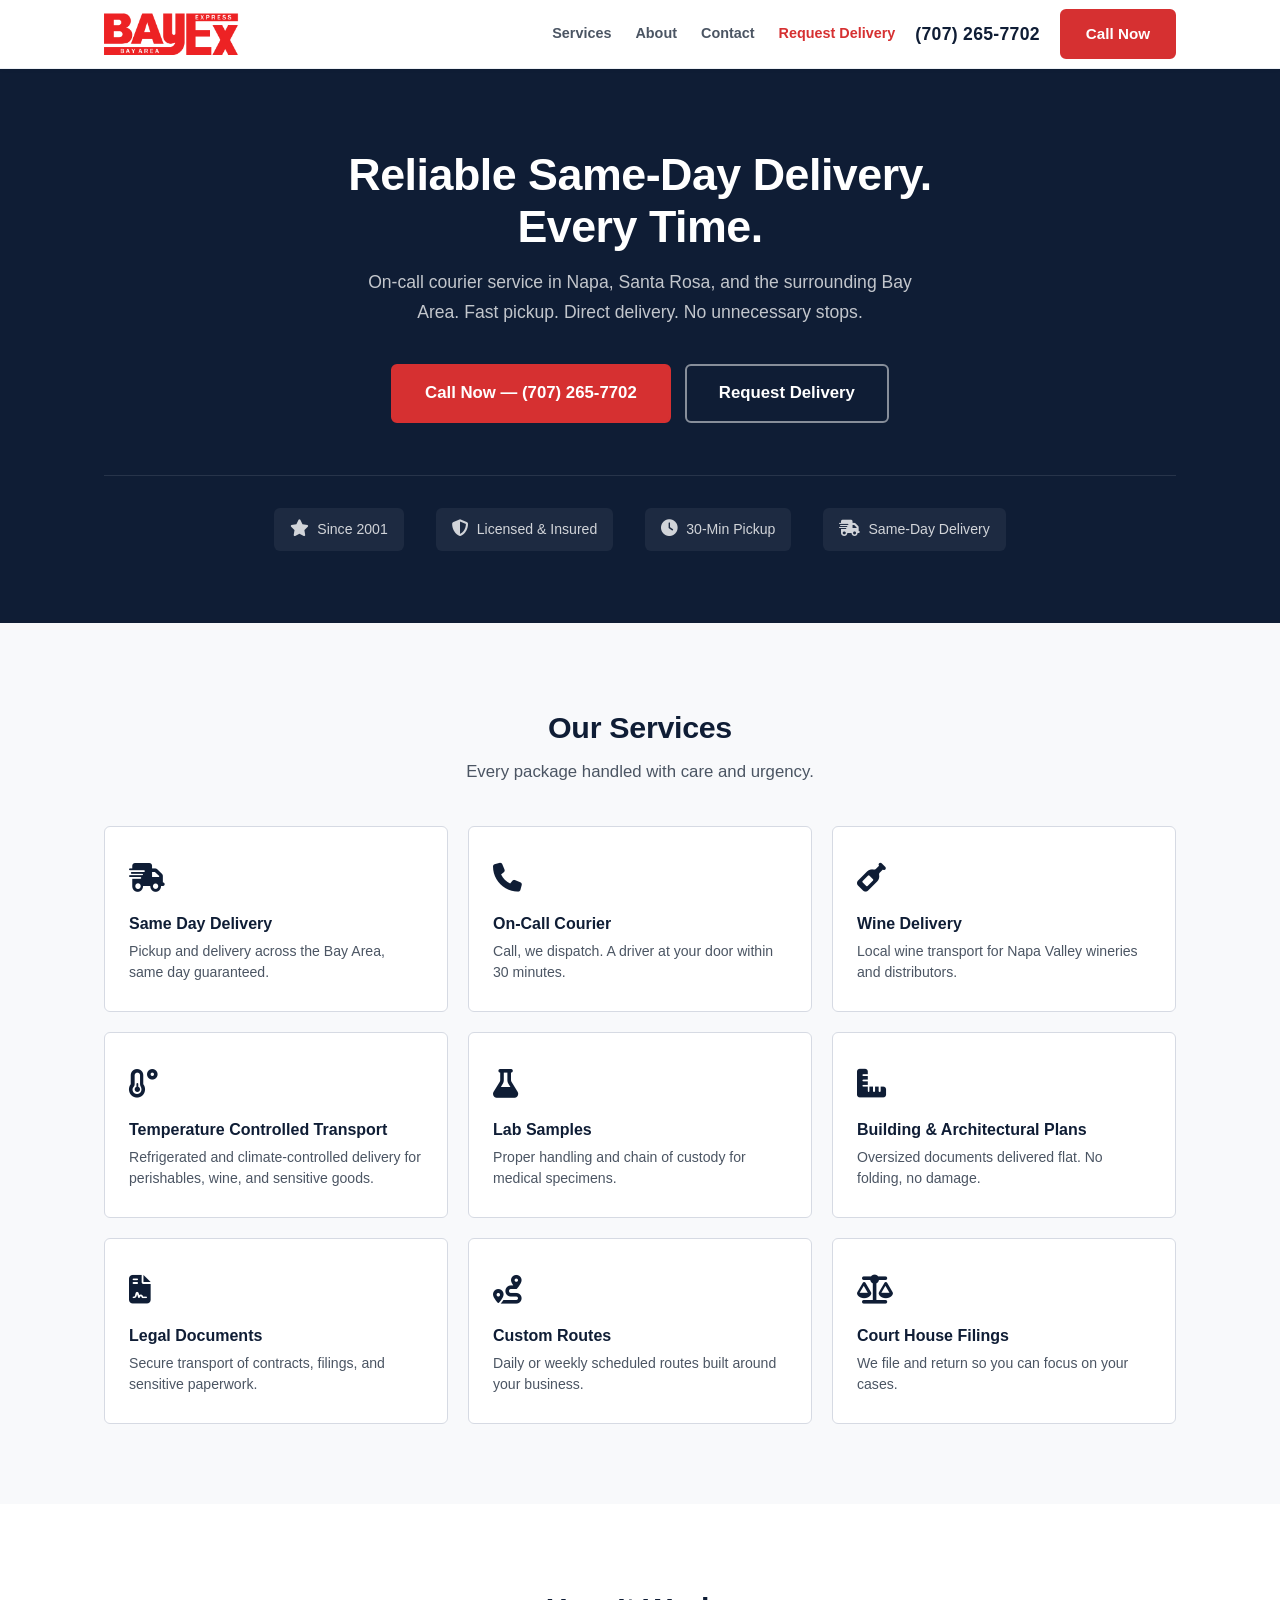
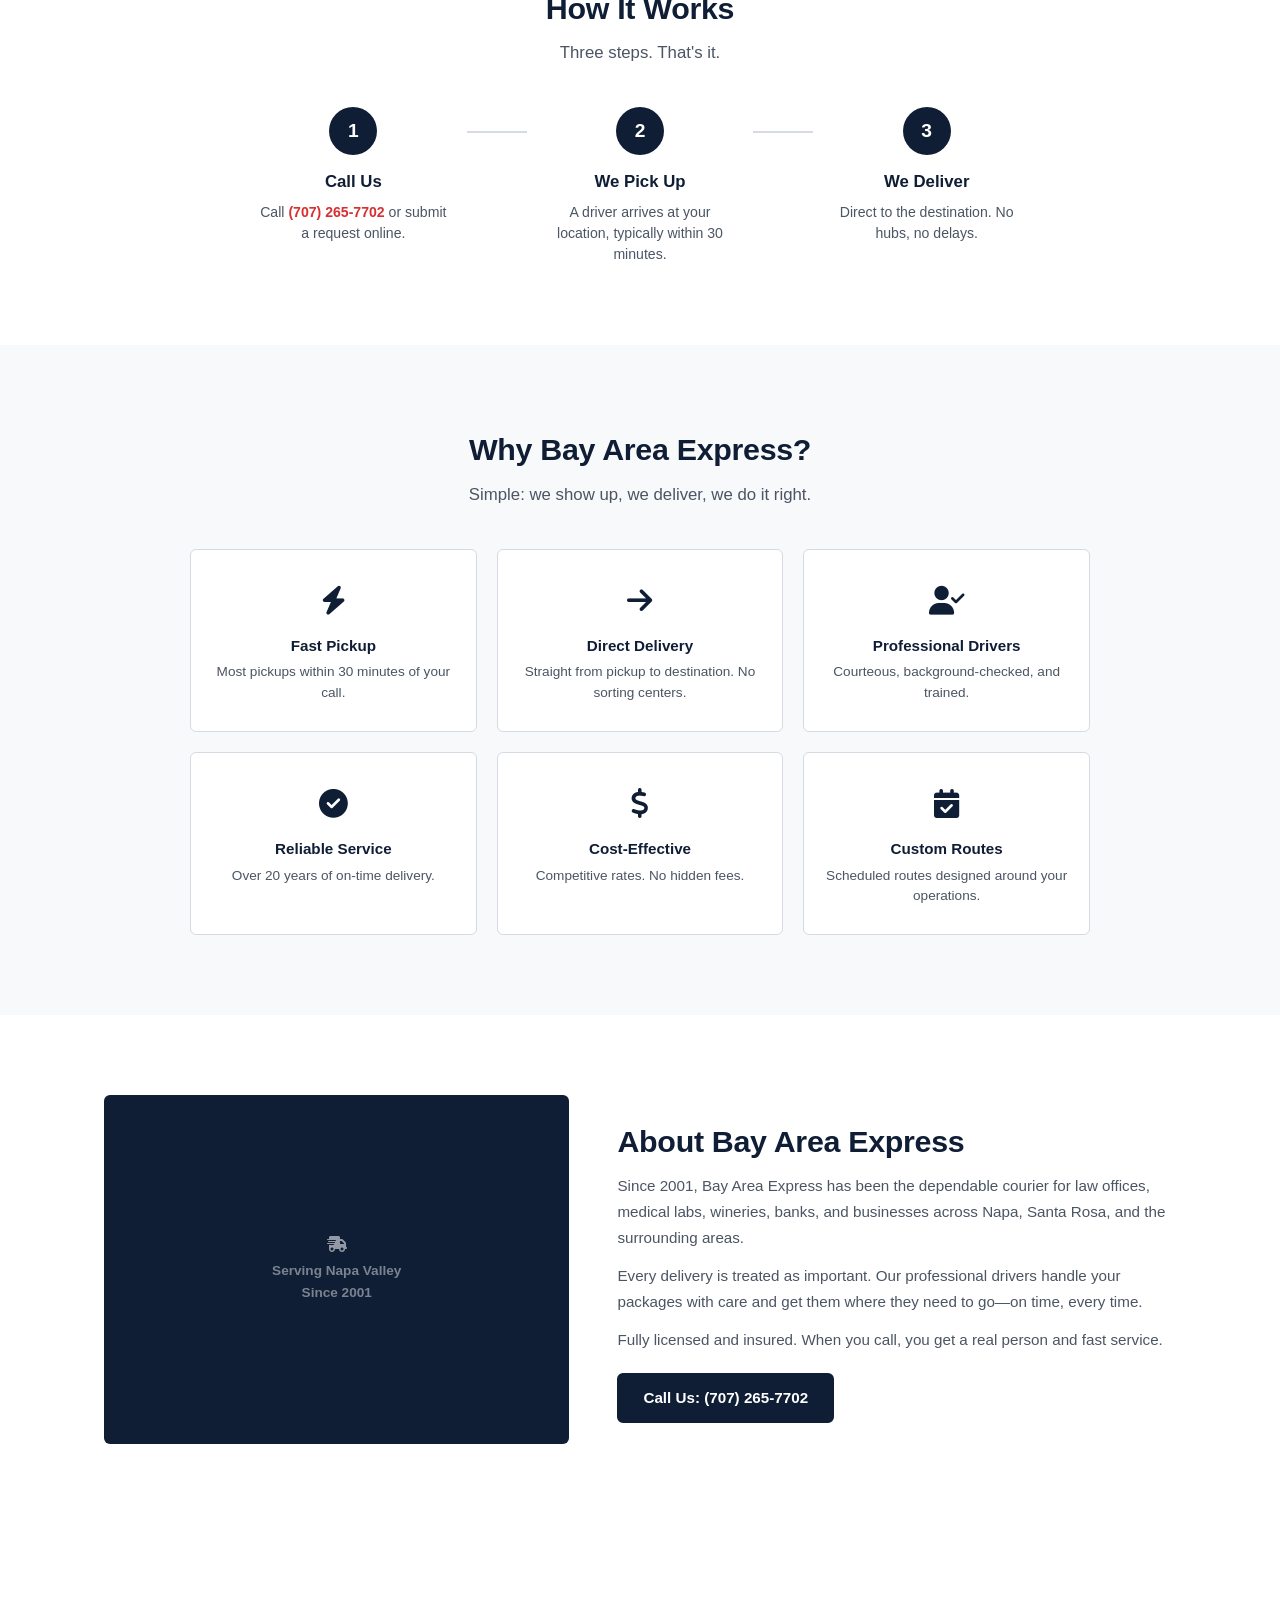
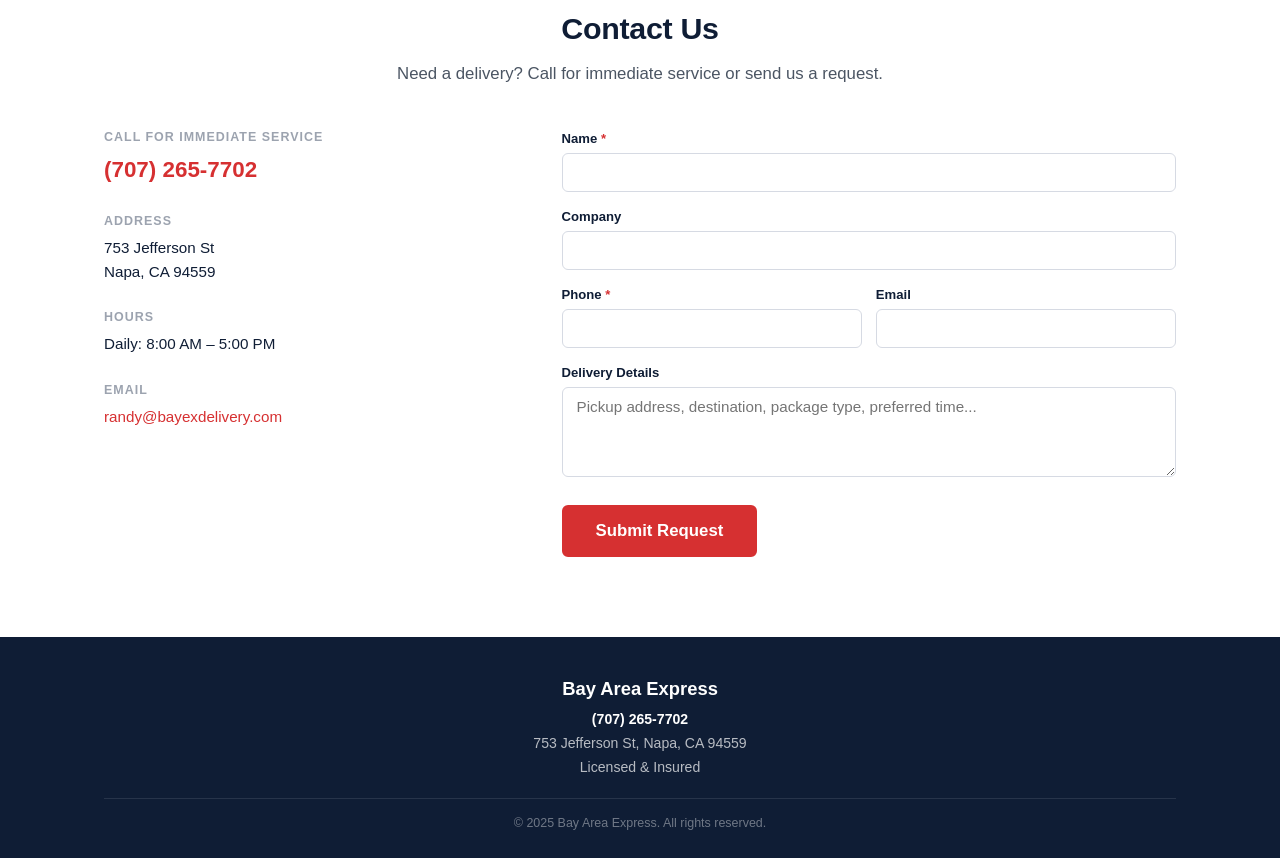
<file: index.html>
<!DOCTYPE html>
<html lang="en">
<head>
  <meta charset="UTF-8">
  <meta name="viewport" content="width=device-width, initial-scale=1.0">
  <title>Bay Area Express – Same-Day Courier Service | Napa & Santa Rosa</title>
  <link rel="stylesheet" href="styles.css">
  <link rel="stylesheet" href="https://cdnjs.cloudflare.com/ajax/libs/font-awesome/6.5.1/css/all.min.css">
</head>
<body>
  <!-- ========== STICKY HEADER ========== -->
  <!-- Logo, nav, phone number always visible, Call Now button -->
  <header class="header" id="header">
    <div class="container header-inner">

      <!-- Logo -->
      <a href="#" class="logo">
        <img src="bayex_logo.svg" alt="Bay Area Express" class="logo-img">
      </a>

      <!-- Desktop navigation -->
      <nav class="nav" id="nav">
        <a href="#services">Services</a>
        <a href="#about">About</a>
<a href="#contact">Contact</a>
        <a href="request.html" class="nav-request">Request Delivery</a>
      </nav>

      <!-- Phone number — always visible on desktop -->
      <a href="tel:+17072657702" class="header-phone">(707) 265-7702</a>

      <!-- CTA button -->
      <a href="tel:+17072657702" class="btn btn-accent header-cta">Call Now</a>

      <!-- Mobile hamburger -->
      <button class="mobile-toggle" id="mobileToggle" aria-label="Open menu">
        <span></span><span></span><span></span>
      </button>
    </div>
  </header>

  <!-- ========== HERO ========== -->
  <!-- Strong headline, sub, two CTAs, trust badges -->
  <section class="hero" id="home">
    <div class="container">
      <h1>Reliable Same-Day Delivery.<br>Every Time.</h1>
      <p class="hero-sub">
        On-call courier service in Napa, Santa Rosa, and the surrounding Bay Area.
        Fast pickup. Direct delivery. No unnecessary stops.
      </p>

      <div class="hero-actions">
        <a href="tel:+17072657702" class="btn btn-accent btn-lg">Call Now &mdash; (707) 265-7702</a>
        <a href="#contact" class="btn btn-outline-light btn-lg">Request Delivery</a>
      </div>

      <!-- Trust badges -->
      <div class="trust-row">
        <div class="trust-badge">
          <span class="trust-icon"><i class="fa-solid fa-star"></i></span>
          Since 2001
        </div>
        <div class="trust-badge">
          <span class="trust-icon"><i class="fa-solid fa-shield-halved"></i></span>
          Licensed &amp; Insured
        </div>
        <div class="trust-badge">
          <span class="trust-icon"><i class="fa-solid fa-clock"></i></span>
          30-Min Pickup
        </div>
        <div class="trust-badge">
          <span class="trust-icon"><i class="fa-solid fa-truck-fast"></i></span>
          Same-Day Delivery
        </div>
      </div>
    </div>
  </section>

  <!-- ========== SERVICES ========== -->
  <!-- 9 service cards in a grid, scannable -->
  <section class="services" id="services">
    <div class="container">
      <h2 class="section-title">Our Services</h2>
      <p class="section-sub">Every package handled with care and urgency.</p>

      <div class="services-grid">
        <div class="service-card">
          <div class="card-icon"><i class="fa-solid fa-truck-fast"></i></div>
          <h3>Same Day Delivery</h3>
          <p>Pickup and delivery across the Bay Area, same day guaranteed.</p>
        </div>
        <div class="service-card">
          <div class="card-icon"><i class="fa-solid fa-phone"></i></div>
          <h3>On-Call Courier</h3>
          <p>Call, we dispatch. A driver at your door within 30 minutes.</p>
        </div>
        <div class="service-card">
          <div class="card-icon"><i class="fa-solid fa-wine-bottle"></i></div>
          <h3>Wine Delivery</h3>
          <p>Local wine transport for Napa Valley wineries and distributors.</p>
        </div>
        <div class="service-card">
          <div class="card-icon"><i class="fa-solid fa-temperature-low"></i></div>
          <h3>Temperature Controlled Transport</h3>
          <p>Refrigerated and climate-controlled delivery for perishables, wine, and sensitive goods.</p>
        </div>
        <div class="service-card">
          <div class="card-icon"><i class="fa-solid fa-flask"></i></div>
          <h3>Lab Samples</h3>
          <p>Proper handling and chain of custody for medical specimens.</p>
        </div>
        <div class="service-card">
          <div class="card-icon"><i class="fa-solid fa-ruler-combined"></i></div>
          <h3>Building &amp; Architectural Plans</h3>
          <p>Oversized documents delivered flat. No folding, no damage.</p>
        </div>
        <div class="service-card">
          <div class="card-icon"><i class="fa-solid fa-file-contract"></i></div>
          <h3>Legal Documents</h3>
          <p>Secure transport of contracts, filings, and sensitive paperwork.</p>
        </div>
        <div class="service-card">
          <div class="card-icon"><i class="fa-solid fa-route"></i></div>
          <h3>Custom Routes</h3>
          <p>Daily or weekly scheduled routes built around your business.</p>
        </div>
        <div class="service-card">
          <div class="card-icon"><i class="fa-solid fa-scale-balanced"></i></div>
          <h3>Court House Filings</h3>
          <p>We file and return so you can focus on your cases.</p>
        </div>
      </div>
    </div>
  </section>

  <!-- ========== HOW IT WORKS ========== -->
  <!-- 3 simple steps -->
  <section class="how-it-works" id="how-it-works">
    <div class="container">
      <h2 class="section-title">How It Works</h2>
      <p class="section-sub">Three steps. That's it.</p>

      <div class="steps-row">
        <div class="step">
          <div class="step-num">1</div>
          <h3>Call Us</h3>
          <p>Call <a href="tel:+17072657702">(707) 265-7702</a> or submit a request online.</p>
        </div>
        <div class="step-divider"></div>
        <div class="step">
          <div class="step-num">2</div>
          <h3>We Pick Up</h3>
          <p>A driver arrives at your location, typically within 30 minutes.</p>
        </div>
        <div class="step-divider"></div>
        <div class="step">
          <div class="step-num">3</div>
          <h3>We Deliver</h3>
          <p>Direct to the destination. No hubs, no delays.</p>
        </div>
      </div>
    </div>
  </section>

  <!-- ========== WHY CHOOSE US ========== -->
  <!-- 6 points, card layout -->
  <section class="why-us" id="why-us">
    <div class="container">
      <h2 class="section-title">Why Bay Area Express?</h2>
      <p class="section-sub">Simple: we show up, we deliver, we do it right.</p>

      <div class="why-grid">
        <div class="why-card">
          <span class="why-icon"><i class="fa-solid fa-bolt"></i></span>
          <h3>Fast Pickup</h3>
          <p>Most pickups within 30 minutes of your call.</p>
        </div>
        <div class="why-card">
          <span class="why-icon"><i class="fa-solid fa-arrow-right"></i></span>
          <h3>Direct Delivery</h3>
          <p>Straight from pickup to destination. No sorting centers.</p>
        </div>
        <div class="why-card">
          <span class="why-icon"><i class="fa-solid fa-user-check"></i></span>
          <h3>Professional Drivers</h3>
          <p>Courteous, background-checked, and trained.</p>
        </div>
        <div class="why-card">
          <span class="why-icon"><i class="fa-solid fa-circle-check"></i></span>
          <h3>Reliable Service</h3>
          <p>Over 20 years of on-time delivery.</p>
        </div>
        <div class="why-card">
          <span class="why-icon"><i class="fa-solid fa-dollar-sign"></i></span>
          <h3>Cost-Effective</h3>
          <p>Competitive rates. No hidden fees.</p>
        </div>
        <div class="why-card">
          <span class="why-icon"><i class="fa-solid fa-calendar-check"></i></span>
          <h3>Custom Routes</h3>
          <p>Scheduled routes designed around your operations.</p>
        </div>
      </div>
    </div>
  </section>

  <!-- ========== ABOUT ========== -->
  <section class="about" id="about">
    <div class="container about-inner">
      <div class="about-visual">
        <div class="about-box">
          <i class="fa-solid fa-truck-fast"></i>
          <p>Serving Napa Valley<br>Since 2001</p>
        </div>
      </div>
      <div class="about-text">
        <h2 class="section-title">About Bay Area Express</h2>
        <p>
          Since 2001, Bay Area Express has been the dependable courier for law offices,
          medical labs, wineries, banks, and businesses across Napa, Santa Rosa, and the
          surrounding areas.
        </p>
        <p>
          Every delivery is treated as important. Our professional drivers handle your
          packages with care and get them where they need to go&mdash;on time, every time.
        </p>
        <p>
          Fully licensed and insured. When you call, you get a real person and fast service.
        </p>
        <a href="tel:+17072657702" class="btn btn-primary">Call Us: (707) 265-7702</a>
      </div>
    </div>
  </section>

  <!-- ========== CONTACT ========== -->
  <section class="contact" id="contact">
    <div class="container">
      <h2 class="section-title">Contact Us</h2>
      <p class="section-sub">Need a delivery? Call for immediate service or send us a request.</p>

      <div class="contact-inner">
        <!-- Contact info -->
        <div class="contact-info">
          <div class="contact-block">
            <h3>Call for Immediate Service</h3>
            <a href="tel:+17072657702" class="contact-phone">(707) 265-7702</a>
          </div>
          <div class="contact-block">
            <h3>Address</h3>
            <p>753 Jefferson St<br>Napa, CA 94559</p>
          </div>
          <div class="contact-block">
            <h3>Hours</h3>
            <p>Daily: 8:00 AM – 5:00 PM</p>
          </div>
          <div class="contact-block">
            <h3>Email</h3>
            <p><a href="mailto:randy@bayexdelivery.com">randy@bayexdelivery.com</a></p>
          </div>
        </div>

        <!-- Contact form -->
        <form class="contact-form" id="contactForm">
          <div class="form-group">
            <label for="name">Name <span class="req">*</span></label>
            <input type="text" id="name" name="name" required>
          </div>
          <div class="form-group">
            <label for="company">Company</label>
            <input type="text" id="company" name="company">
          </div>
          <div class="form-row">
            <div class="form-group">
              <label for="phone">Phone <span class="req">*</span></label>
              <input type="tel" id="phone" name="phone" required>
            </div>
            <div class="form-group">
              <label for="email">Email</label>
              <input type="email" id="email" name="email">
            </div>
          </div>
          <div class="form-group">
            <label for="details">Delivery Details</label>
            <textarea id="details" name="details" rows="4"
              placeholder="Pickup address, destination, package type, preferred time..."></textarea>
          </div>
          <!-- Honeypot — hidden from real users -->
          <div class="form-group" style="position:absolute;left:-9999px" aria-hidden="true">
            <label for="website">Website</label>
            <input type="text" id="website" name="website" tabindex="-1" autocomplete="off">
          </div>
          <div class="cf-turnstile" data-sitekey="0x4AAAAAAC0p3gItNIgUdbDq"></div>
          <button type="submit" class="btn btn-accent btn-lg">Submit Request</button>
        </form>
      </div>
    </div>
  </section>

  <!-- ========== FOOTER ========== -->
  <footer class="footer">
    <div class="container footer-inner">
      <div class="footer-main">
        <p class="footer-brand">Bay Area Express</p>
        <p><a href="tel:+17072657702">(707) 265-7702</a></p>
        <p>753 Jefferson St, Napa, CA 94559</p>
        <p>Licensed &amp; Insured</p>
      </div>
      <div class="footer-bottom">
        <p>&copy; 2025 Bay Area Express. All rights reserved.</p>
      </div>
    </div>
  </footer>

  <script src="https://challenges.cloudflare.com/turnstile/v0/api.js" async defer></script>
  <script src="script.js"></script>
</body>
</html>
</file>
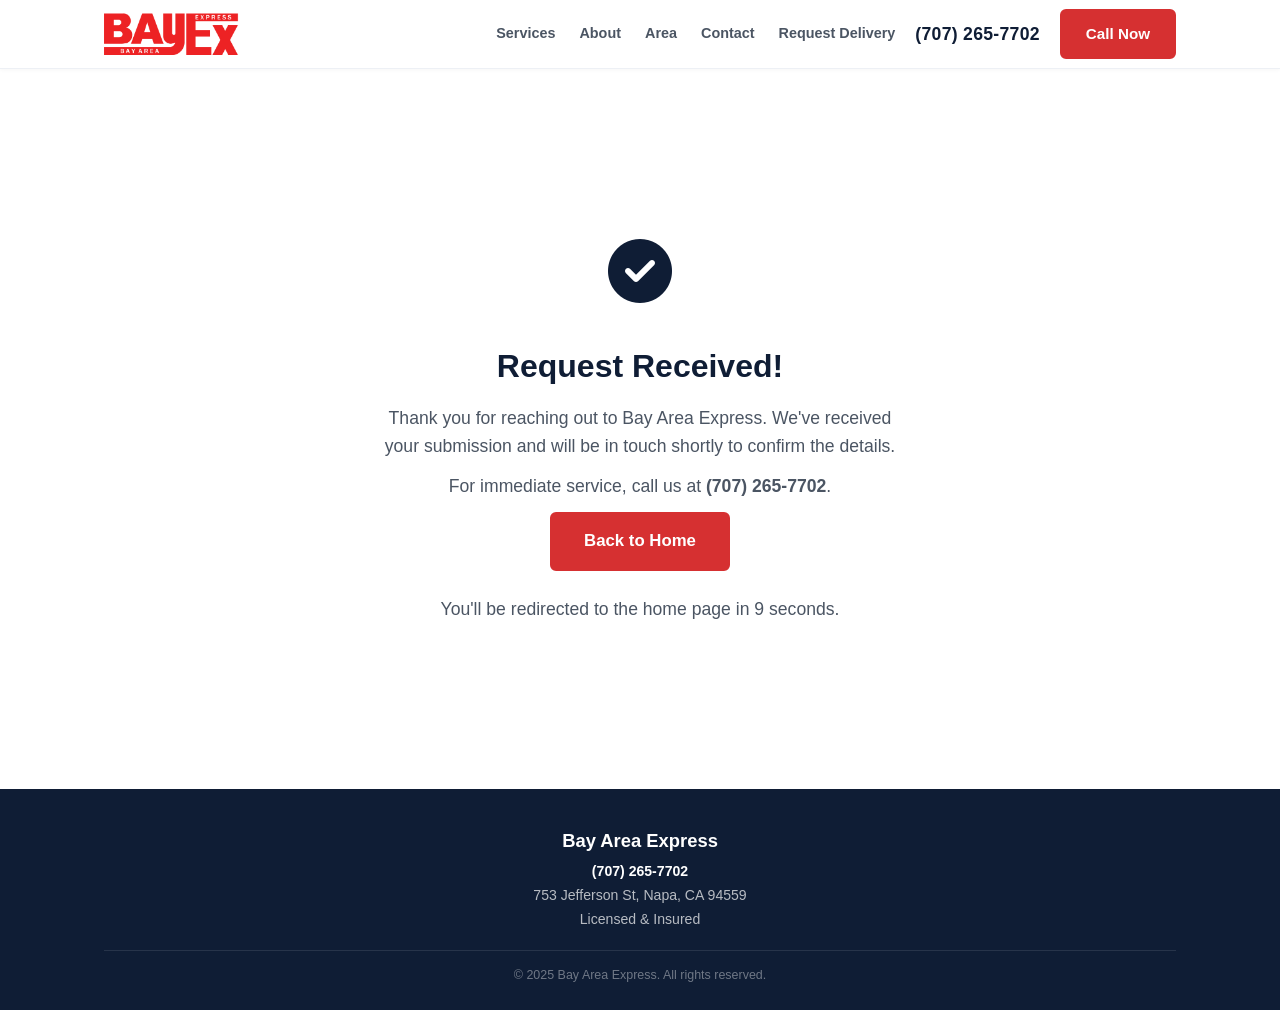
<file: confirmation.html>
<!DOCTYPE html>
<html lang="en">
<head>
  <meta charset="UTF-8">
  <meta name="viewport" content="width=device-width, initial-scale=1.0">
  <title>Request Received – Bay Area Express</title>
  <link rel="stylesheet" href="styles.css">
  <link rel="stylesheet" href="https://cdnjs.cloudflare.com/ajax/libs/font-awesome/6.5.1/css/all.min.css">
  <style>
    .confirmation {
      min-height: 80vh;
      display: flex;
      align-items: center;
      justify-content: center;
      text-align: center;
      padding: 40px 20px;
    }
    .confirmation-card {
      max-width: 520px;
    }
    .confirmation-icon {
      font-size: 64px;
      margin-bottom: 16px;
    }
    .confirmation-card h1 {
      font-size: 2rem;
      color: var(--navy);
      margin-bottom: 12px;
    }
    .confirmation-card p {
      font-size: 1.1rem;
      color: var(--gray-600);
      line-height: 1.6;
      margin-bottom: 12px;
    }
    .redirect-note {
      font-size: 0.9rem;
      color: var(--gray-400);
      margin-top: 24px;
    }
  </style>
</head>
<body>

  <!-- ========== STICKY HEADER ========== -->
  <header class="header" id="header">
    <div class="container header-inner">
      <a href="index.html" class="logo">
        <img src="bayex_logo.svg" alt="Bay Area Express" class="logo-img">
      </a>
      <nav class="nav" id="nav">
        <a href="index.html#services">Services</a>
        <a href="index.html#about">About</a>
        <a href="index.html#area">Area</a>
        <a href="index.html#contact">Contact</a>
        <a href="request.html">Request Delivery</a>
      </nav>
      <a href="tel:+17072657702" class="header-phone">(707) 265-7702</a>
      <a href="tel:+17072657702" class="btn btn-accent header-cta">Call Now</a>
      <button class="mobile-toggle" id="mobileToggle" aria-label="Open menu">
        <span></span><span></span><span></span>
      </button>
    </div>
  </header>

  <!-- ========== CONFIRMATION ========== -->
  <section class="confirmation">
    <div class="confirmation-card">
      <div class="confirmation-icon"><i class="fa-solid fa-circle-check"></i></div>
      <h1>Request Received!</h1>
      <p>Thank you for reaching out to Bay Area Express. We've received your submission and will be in touch shortly to confirm the details.</p>
      <p>For immediate service, call us at <a href="tel:+17072657702"><strong>(707) 265-7702</strong></a>.</p>
      <a href="index.html" class="btn btn-accent btn-lg">Back to Home</a>
      <p class="redirect-note">You'll be redirected to the home page in <span id="countdown">10</span> seconds.</p>
    </div>
  </section>

  <!-- ========== FOOTER ========== -->
  <footer class="footer">
    <div class="container footer-inner">
      <div class="footer-main">
        <p class="footer-brand">Bay Area Express</p>
        <p><a href="tel:+17072657702">(707) 265-7702</a></p>
        <p>753 Jefferson St, Napa, CA 94559</p>
        <p>Licensed &amp; Insured</p>
      </div>
      <div class="footer-bottom">
        <p>&copy; 2025 Bay Area Express. All rights reserved.</p>
      </div>
    </div>
  </footer>

  <script>
    // Countdown and redirect
    var seconds = 10;
    var countdownEl = document.getElementById('countdown');
    var timer = setInterval(function () {
      seconds--;
      countdownEl.textContent = seconds;
      if (seconds <= 0) {
        clearInterval(timer);
        window.location.href = 'index.html';
      }
    }, 1000);

    // Mobile nav toggle
    var toggle = document.getElementById('mobileToggle');
    var nav = document.getElementById('nav');
    toggle.addEventListener('click', function () { nav.classList.toggle('open'); });
  </script>
</body>
</html>
</file>
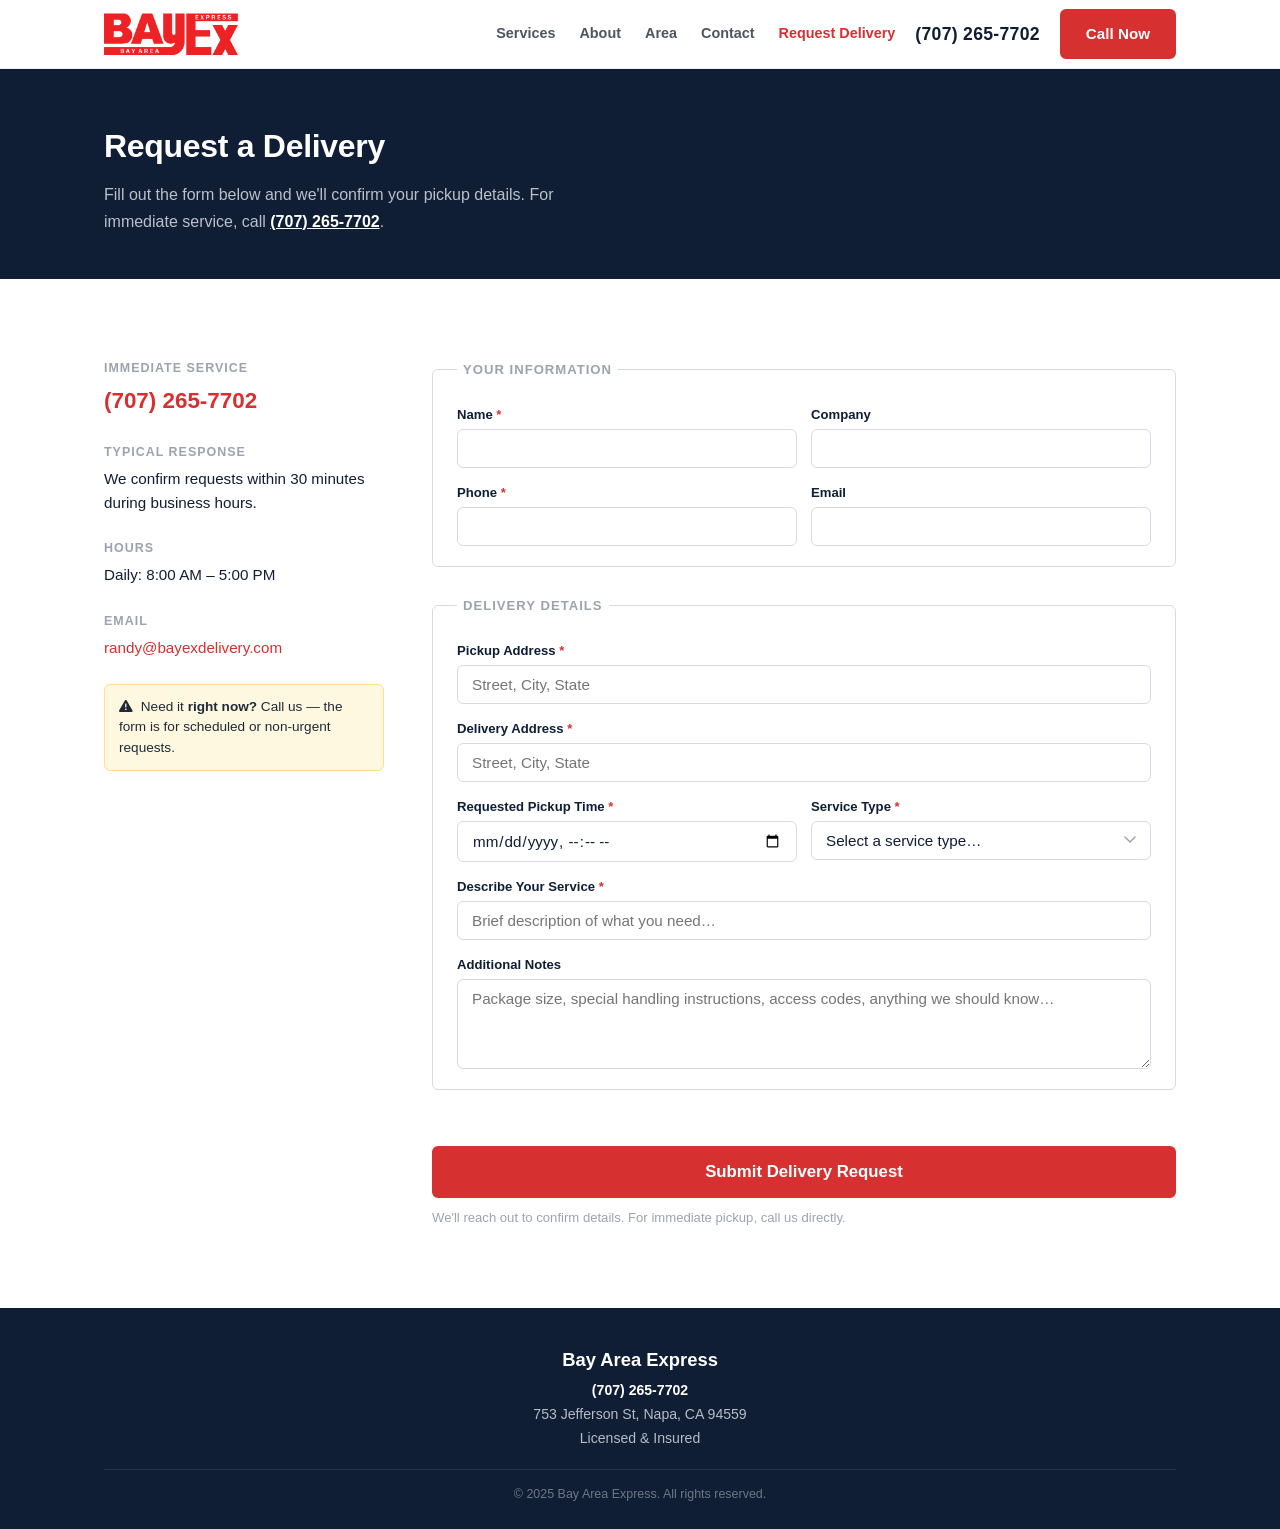
<file: request.html>
<!DOCTYPE html>
<html lang="en">
<head>
  <meta charset="UTF-8">
  <meta name="viewport" content="width=device-width, initial-scale=1.0">
  <title>Request a Delivery – Bay Area Express</title>
  <link rel="stylesheet" href="styles.css">
  <link rel="stylesheet" href="https://cdnjs.cloudflare.com/ajax/libs/font-awesome/6.5.1/css/all.min.css">
</head>
<body>

  <!-- ========== STICKY HEADER ========== -->
  <header class="header" id="header">
    <div class="container header-inner">

      <a href="index.html" class="logo">
        <img src="bayex_logo.svg" alt="Bay Area Express" class="logo-img">
      </a>

      <nav class="nav" id="nav">
        <a href="index.html#services">Services</a>
        <a href="index.html#about">About</a>
        <a href="index.html#area">Area</a>
        <a href="index.html#contact">Contact</a>
        <a href="request.html" class="nav-active">Request Delivery</a>
      </nav>

      <a href="tel:+17072657702" class="header-phone">(707) 265-7702</a>
      <a href="tel:+17072657702" class="btn btn-accent header-cta">Call Now</a>

      <button class="mobile-toggle" id="mobileToggle" aria-label="Open menu">
        <span></span><span></span><span></span>
      </button>
    </div>
  </header>

  <!-- ========== PAGE HERO ========== -->
  <section class="page-hero">
    <div class="container">
      <h1>Request a Delivery</h1>
      <p>Fill out the form below and we'll confirm your pickup details. For immediate service, call <a href="tel:+17072657702">(707) 265-7702</a>.</p>
    </div>
  </section>

  <!-- ========== DELIVERY REQUEST FORM ========== -->
  <section class="request-section">
    <div class="container">
      <div class="request-inner">

        <!-- Side info panel -->
        <div class="request-info">
          <div class="request-info-block">
            <h3>Immediate Service</h3>
            <a href="tel:+17072657702" class="contact-phone">(707) 265-7702</a>
          </div>
          <div class="request-info-block">
            <h3>Typical Response</h3>
            <p>We confirm requests within 30 minutes during business hours.</p>
          </div>
          <div class="request-info-block">
            <h3>Hours</h3>
            <p>Daily: 8:00 AM – 5:00 PM</p>
          </div>
          <div class="request-info-block">
            <h3>Email</h3>
            <p><a href="mailto:randy@bayexdelivery.com">randy@bayexdelivery.com</a></p>
          </div>
          <div class="request-tip">
            <span class="tip-icon"><i class="fa-solid fa-triangle-exclamation"></i></span>
            Need it <strong>right now?</strong> Call us — the form is for scheduled or non-urgent requests.
          </div>
        </div>

        <!-- Delivery request form -->
        <form class="delivery-form" id="deliveryForm" novalidate>

          <fieldset class="form-section">
            <legend>Your Information</legend>
            <div class="form-row">
              <div class="form-group">
                <label for="req-name">Name <span class="req">*</span></label>
                <input type="text" id="req-name" name="name" required autocomplete="name">
              </div>
              <div class="form-group">
                <label for="req-company">Company</label>
                <input type="text" id="req-company" name="company" autocomplete="organization">
              </div>
            </div>
            <div class="form-row">
              <div class="form-group">
                <label for="req-phone">Phone <span class="req">*</span></label>
                <input type="tel" id="req-phone" name="phone" required autocomplete="tel">
              </div>
              <div class="form-group">
                <label for="req-email">Email</label>
                <input type="email" id="req-email" name="email" autocomplete="email">
              </div>
            </div>
          </fieldset>

          <fieldset class="form-section">
            <legend>Delivery Details</legend>
            <div class="form-group">
              <label for="req-pickup">Pickup Address <span class="req">*</span></label>
              <input type="text" id="req-pickup" name="pickup_address" required
                placeholder="Street, City, State" autocomplete="off">
            </div>
            <div class="form-group">
              <label for="req-delivery">Delivery Address <span class="req">*</span></label>
              <input type="text" id="req-delivery" name="delivery_address" required
                placeholder="Street, City, State" autocomplete="off">
            </div>
            <div class="form-row">
              <div class="form-group">
                <label for="req-pickup-time">Requested Pickup Time <span class="req">*</span></label>
                <input type="datetime-local" id="req-pickup-time" name="pickup_time" required>
              </div>
              <div class="form-group">
                <label for="req-service">Service Type <span class="req">*</span></label>
                <select id="req-service" name="service_type" required>
                  <option value="" disabled selected>Select a service type…</option>
                  <option value="Standard Delivery">Standard Delivery</option>
                  <option value="Refrigerated">Refrigerated</option>
                  <option value="Heavy Load">Heavy Load</option>
                  <option value="Long Haul">Long Haul</option>
                  <option value="Fragile / Breakable">Fragile / Breakable</option>
                  <option value="Medical / Lab Samples">Medical / Lab Samples</option>
                  <option value="Legal Documents">Legal Documents</option>
                  <option value="Court Filing">Court Filing</option>
                  <option value="Bank Deposit">Bank Deposit</option>
                  <option value="Wine Delivery">Wine Delivery</option>
                  <option value="Other">Other (describe below)</option>
                </select>
              </div>
            </div>

            <!-- Shown only when "Other" is selected -->
            <div class="form-group" id="customServiceGroup" hidden>
              <label for="req-custom-service">Describe Your Service <span class="req">*</span></label>
              <input type="text" id="req-custom-service" name="custom_service"
                placeholder="Brief description of what you need…">
            </div>

            <div class="form-group">
              <label for="req-notes">Additional Notes</label>
              <textarea id="req-notes" name="notes" rows="4"
                placeholder="Package size, special handling instructions, access codes, anything we should know…"></textarea>
            </div>
          </fieldset>

          <!-- Honeypot — hidden from real users -->
          <div class="form-group" style="position:absolute;left:-9999px" aria-hidden="true">
            <label for="req-website">Website</label>
            <input type="text" id="req-website" name="website" tabindex="-1" autocomplete="off">
          </div>

          <div class="cf-turnstile" data-sitekey="0x4AAAAAAC0p3gItNIgUdbDq"></div>

          <div class="form-actions">
            <button type="submit" class="btn btn-accent btn-lg">Submit Delivery Request</button>
            <p class="form-disclaimer">We'll reach out to confirm details. For immediate pickup, call us directly.</p>
          </div>

        </form>
      </div>
    </div>
  </section>

  <!-- ========== FOOTER ========== -->
  <footer class="footer">
    <div class="container footer-inner">
      <div class="footer-main">
        <p class="footer-brand">Bay Area Express</p>
        <p><a href="tel:+17072657702">(707) 265-7702</a></p>
        <p>753 Jefferson St, Napa, CA 94559</p>
        <p>Licensed &amp; Insured</p>
      </div>
      <div class="footer-bottom">
        <p>&copy; 2025 Bay Area Express. All rights reserved.</p>
      </div>
    </div>
  </footer>

  <script src="https://challenges.cloudflare.com/turnstile/v0/api.js" async defer></script>
  <script src="script.js"></script>
</body>
</html>
</file>
<file: styles.css>
/* =============================================================
   Bay Area Express — Styles
   Modern, clean, service-first courier website.
   Colors: dark navy text, white background, red accent.
   ============================================================= */

/* ===== Reset ===== */
*, *::before, *::after {
  margin: 0;
  padding: 0;
  box-sizing: border-box;
}

/* ===== Variables ===== */
:root {
  --navy:       #0f1d35;
  --navy-mid:   #1b2d4f;
  --navy-light: #263c5f;
  --red:        #d63031;
  --red-dark:   #b71c1c;
  --blue:       #6b7280;
  --gray-50:    #f8f9fb;
  --gray-100:   #edf0f5;
  --gray-200:   #d6dae3;
  --gray-400:   #9ca3af;
  --gray-600:   #4b5563;
  --gray-800:   #1f2937;
  --white:      #ffffff;
  --font:       -apple-system, 'Segoe UI', Helvetica, Arial, sans-serif;
  --section-py: 80px;
  --radius:     6px;
}

html { scroll-behavior: smooth; }

body {
  font-family: var(--font);
  color: var(--navy);
  background: var(--white);
  line-height: 1.6;
  -webkit-font-smoothing: antialiased;
}

img { max-width: 100%; display: block; }
a   { color: inherit; text-decoration: none; }
ul  { list-style: none; }

/* ===== Container ===== */
.container {
  max-width: 1120px;
  margin: 0 auto;
  padding: 0 24px;
}

/* ===== Buttons ===== */
.btn {
  display: inline-block;
  font-family: var(--font);
  font-weight: 600;
  font-size: 0.95rem;
  padding: 11px 24px;
  border-radius: var(--radius);
  border: 2px solid transparent;
  cursor: pointer;
  text-align: center;
  transition: background 0.2s, border-color 0.2s, color 0.2s;
}

.btn-primary {
  background: var(--navy);
  color: var(--white);
  border-color: var(--navy);
}
.btn-primary:hover {
  background: var(--navy-light);
  border-color: var(--navy-light);
}

.btn-accent {
  background: var(--red);
  color: var(--white);
  border-color: var(--red);
}
.btn-accent:hover {
  background: var(--red-dark);
  border-color: var(--red-dark);
}

.btn-outline-light {
  background: transparent;
  color: var(--white);
  border-color: rgba(255,255,255,0.5);
}
.btn-outline-light:hover {
  background: rgba(255,255,255,0.1);
  border-color: var(--white);
}

.btn-lg {
  padding: 14px 32px;
  font-size: 1.05rem;
}

/* ===== Section typography ===== */
.section-title {
  font-size: 1.9rem;
  font-weight: 700;
  letter-spacing: -0.3px;
  margin-bottom: 8px;
}

.section-sub {
  font-size: 1.05rem;
  color: var(--gray-600);
  margin-bottom: 40px;
}

/* Centered headings for grid sections */
.services .section-title,
.services .section-sub,
.how-it-works .section-title,
.how-it-works .section-sub,
.why-us .section-title,
.why-us .section-sub,
.area .section-title,
.area .section-sub,
.contact .section-title,
.contact .section-sub {
  text-align: center;
  max-width: 600px;
  margin-left: auto;
  margin-right: auto;
}

/* ========================================================
   HEADER — sticky, phone always visible
   ======================================================== */
.header {
  position: sticky;
  top: 0;
  z-index: 200;
  background: var(--white);
  border-bottom: 1px solid var(--gray-100);
  box-shadow: 0 1px 4px rgba(0,0,0,0.04);
}

.header-inner {
  display: flex;
  align-items: center;
  height: 68px;
  gap: 20px;
}

/* Logo */
.logo {
  display: flex;
  align-items: center;
  flex-shrink: 0;
}

.logo-img {
  height: 42px;
  width: auto;
}

/* Nav links */
.nav {
  display: flex;
  gap: 24px;
  margin-left: auto;
}

.nav a {
  font-size: 0.9rem;
  font-weight: 600;
  color: var(--gray-600);
  transition: color 0.2s;
}
.nav a:hover { color: var(--red); }

.nav-request {
  color: var(--red) !important;
  font-weight: 700 !important;
}
.nav-request:hover { color: var(--red-dark) !important; }

/* Active state for current page */
.nav-active {
  color: var(--red) !important;
  font-weight: 700 !important;
}

/* Phone number in header */
.header-phone {
  font-size: 1.1rem;
  font-weight: 700;
  color: var(--navy);
  letter-spacing: 0.3px;
  white-space: nowrap;
}

.header-cta { white-space: nowrap; }

/* Mobile toggle */
.mobile-toggle {
  display: none;
  flex-direction: column;
  gap: 5px;
  background: none;
  border: none;
  cursor: pointer;
  padding: 4px;
  margin-left: auto;
}
.mobile-toggle span {
  display: block;
  width: 22px;
  height: 2px;
  background: var(--navy);
  border-radius: 1px;
  transition: all 0.3s;
}

/* ========================================================
   HERO
   ======================================================== */
.hero {
  background: var(--navy);
  color: var(--white);
  text-align: center;
  padding: 80px 0 72px;
}

.hero h1 {
  font-size: 2.8rem;
  font-weight: 800;
  line-height: 1.15;
  letter-spacing: -0.5px;
  margin-bottom: 16px;
}

.hero-sub {
  font-size: 1.1rem;
  color: rgba(255,255,255,0.75);
  max-width: 560px;
  margin: 0 auto 36px;
  line-height: 1.7;
}

.hero-actions {
  display: flex;
  justify-content: center;
  gap: 14px;
  flex-wrap: wrap;
  margin-bottom: 52px;
}

/* Trust badges row */
.trust-row {
  display: flex;
  justify-content: center;
  flex-wrap: wrap;
  gap: 16px 32px;
  padding-top: 32px;
  border-top: 1px solid rgba(255,255,255,0.1);
}

.trust-badge {
  display: flex;
  align-items: center;
  gap: 8px;
  font-size: 0.88rem;
  font-weight: 500;
  color: rgba(255,255,255,0.8);
  background: rgba(255,255,255,0.06);
  padding: 8px 16px;
  border-radius: var(--radius);
}

.trust-icon { font-size: 1.05rem; }

/* ========================================================
   SERVICES
   ======================================================== */
.services {
  padding: var(--section-py) 0;
  background: var(--gray-50);
}

.services-grid {
  display: grid;
  grid-template-columns: repeat(3, 1fr);
  gap: 20px;
}

.service-card {
  background: var(--white);
  border: 1px solid var(--gray-200);
  border-radius: var(--radius);
  padding: 28px 24px;
  transition: box-shadow 0.2s, border-color 0.2s;
}
.service-card:hover {
  box-shadow: 0 4px 16px rgba(0,0,0,0.06);
  border-color: var(--gray-400);
}

.card-icon {
  font-size: 1.8rem;
  margin-bottom: 10px;
}

.service-card h3 {
  font-size: 1rem;
  font-weight: 700;
  margin-bottom: 4px;
}

.service-card p {
  font-size: 0.88rem;
  color: var(--gray-600);
  line-height: 1.5;
}

/* ========================================================
   HOW IT WORKS
   ======================================================== */
.how-it-works {
  padding: var(--section-py) 0;
}

.steps-row {
  display: flex;
  align-items: flex-start;
  justify-content: center;
  gap: 0;
  max-width: 800px;
  margin: 0 auto;
}

.step {
  flex: 1;
  text-align: center;
  padding: 0 20px;
}

.step-num {
  width: 48px;
  height: 48px;
  line-height: 48px;
  border-radius: 50%;
  background: var(--navy);
  color: var(--white);
  font-size: 1.2rem;
  font-weight: 700;
  margin: 0 auto 14px;
}

.step h3 {
  font-size: 1.05rem;
  font-weight: 700;
  margin-bottom: 6px;
}

.step p {
  font-size: 0.88rem;
  color: var(--gray-600);
  line-height: 1.5;
}

.step p a {
  color: var(--red);
  font-weight: 600;
}

.step-divider {
  width: 60px;
  height: 2px;
  background: var(--gray-200);
  flex-shrink: 0;
  margin-top: 24px;
}

/* ========================================================
   WHY CHOOSE US
   ======================================================== */
.why-us {
  padding: var(--section-py) 0;
  background: var(--gray-50);
}

.why-grid {
  display: grid;
  grid-template-columns: repeat(3, 1fr);
  gap: 20px;
  max-width: 900px;
  margin: 0 auto;
}

.why-card {
  text-align: center;
  padding: 28px 20px;
  background: var(--white);
  border: 1px solid var(--gray-200);
  border-radius: var(--radius);
}

.why-icon {
  font-size: 1.8rem;
  display: block;
  margin-bottom: 10px;
}

.why-card h3 {
  font-size: 0.95rem;
  font-weight: 700;
  margin-bottom: 4px;
}

.why-card p {
  font-size: 0.85rem;
  color: var(--gray-600);
  line-height: 1.5;
}

/* ========================================================
   ABOUT
   ======================================================== */
.about {
  padding: var(--section-py) 0;
}

.about-inner {
  display: grid;
  grid-template-columns: 1fr 1.2fr;
  gap: 48px;
  align-items: center;
}

.about-box {
  background: var(--navy);
  color: rgba(255,255,255,0.55);
  border-radius: var(--radius);
  width: 100%;
  aspect-ratio: 4 / 3;
  display: flex;
  flex-direction: column;
  align-items: center;
  justify-content: center;
  gap: 8px;
}
.about-box span { font-size: 3.5rem; }
.about-box p {
  font-size: 0.85rem;
  font-weight: 600;
  text-align: center;
  color: rgba(255,255,255,0.45);
}

.about-text .section-title { text-align: left; margin-left: 0; }

.about-text p {
  color: var(--gray-600);
  margin-bottom: 12px;
  line-height: 1.7;
  font-size: 0.95rem;
}

.about-text .btn { margin-top: 8px; }

/* ========================================================
   SERVICE AREA
   ======================================================== */
.area {
  padding: var(--section-py) 0;
  background: var(--gray-50);
}

.area-inner {
  display: grid;
  grid-template-columns: 1fr 1fr;
  gap: 48px;
  align-items: start;
}

.area-list ul {
  display: grid;
  grid-template-columns: 1fr 1fr;
  gap: 8px 28px;
}

.area-list li {
  font-size: 0.95rem;
  color: var(--gray-800);
  padding-left: 22px;
  position: relative;
}
.area-list li::before {
  content: '\2713';
  position: absolute;
  left: 0;
  color: var(--red);
  font-weight: 700;
}

.area-note {
  margin-top: 18px;
  font-size: 0.88rem;
  color: var(--gray-600);
}
.area-note a {
  color: var(--red);
  font-weight: 600;
}

.map-box {
  background: var(--gray-100);
  border: 1px solid var(--gray-200);
  border-radius: var(--radius);
  width: 100%;
  aspect-ratio: 4 / 3;
  display: flex;
  flex-direction: column;
  align-items: center;
  justify-content: center;
  gap: 6px;
  text-align: center;
}
.map-box span { font-size: 3rem; }
.map-box p {
  font-size: 0.9rem;
  font-weight: 600;
  color: var(--navy);
}
.map-box .map-sub {
  font-size: 0.78rem;
  color: var(--gray-400);
  font-weight: 400;
}

/* ========================================================
   CONTACT
   ======================================================== */
.contact {
  padding: var(--section-py) 0;
}

.contact-inner {
  display: grid;
  grid-template-columns: 1fr 1.5fr;
  gap: 48px;
  align-items: start;
}

.contact-block { margin-bottom: 24px; }

.contact-block h3 {
  font-size: 0.78rem;
  font-weight: 700;
  text-transform: uppercase;
  letter-spacing: 1px;
  color: var(--gray-400);
  margin-bottom: 4px;
}

.contact-block p {
  font-size: 0.95rem;
  color: var(--navy);
  line-height: 1.6;
}

.contact-phone {
  font-size: 1.4rem;
  font-weight: 700;
  color: var(--red);
  display: block;
  margin-top: 4px;
}
.contact-phone:hover { text-decoration: underline; }

.contact-block a {
  color: var(--red);
}
.contact-block a:hover { text-decoration: underline; }

/* Form */
.contact-form {
  display: flex;
  flex-direction: column;
  gap: 14px;
}

.form-row {
  display: grid;
  grid-template-columns: 1fr 1fr;
  gap: 14px;
}

.form-group {
  display: flex;
  flex-direction: column;
  gap: 4px;
}

.form-group label {
  font-size: 0.82rem;
  font-weight: 600;
  color: var(--navy);
}

.req { color: var(--red); }

.form-group input,
.form-group textarea {
  font-family: var(--font);
  font-size: 0.95rem;
  padding: 10px 14px;
  border: 1px solid var(--gray-200);
  border-radius: var(--radius);
  background: var(--white);
  color: var(--navy);
  transition: border-color 0.2s;
}
.form-group input:focus,
.form-group textarea:focus {
  outline: none;
  border-color: var(--blue);
  box-shadow: 0 0 0 3px rgba(107,114,128,0.15);
}

.contact-form .btn { align-self: flex-start; }

/* ========================================================
   FOOTER
   ======================================================== */
.footer {
  background: var(--navy);
  color: rgba(255,255,255,0.7);
  padding: 36px 0 24px;
  text-align: center;
  font-size: 0.88rem;
  line-height: 1.7;
}

.footer-brand {
  font-size: 1.15rem;
  font-weight: 700;
  color: var(--white);
  margin-bottom: 4px;
}

.footer-main a {
  color: var(--white);
  font-weight: 600;
}

.footer-bottom {
  margin-top: 18px;
  padding-top: 14px;
  border-top: 1px solid rgba(255,255,255,0.1);
  font-size: 0.78rem;
  color: rgba(255,255,255,0.4);
}

/* ========================================================
   TOAST (form feedback)
   ======================================================== */
.toast {
  position: fixed;
  bottom: 24px;
  left: 50%;
  transform: translateX(-50%) translateY(80px);
  background: var(--navy);
  color: var(--white);
  padding: 12px 24px;
  border-radius: var(--radius);
  font-size: 0.95rem;
  font-weight: 500;
  box-shadow: 0 4px 20px rgba(0,0,0,0.2);
  opacity: 0;
  transition: all 0.3s ease;
  z-index: 9999;
}
.toast.show {
  transform: translateX(-50%) translateY(0);
  opacity: 1;
}

/* ========================================================
   RESPONSIVE — Tablet
   ======================================================== */
@media (max-width: 900px) {
  .hero h1 { font-size: 2.1rem; }
  .services-grid { grid-template-columns: 1fr 1fr; }
  .why-grid { grid-template-columns: 1fr 1fr; }

  .about-inner,
  .area-inner,
  .contact-inner {
    grid-template-columns: 1fr;
  }

  .about-visual { order: -1; }
  .header-phone { display: none; }
}

/* ========================================================
   RESPONSIVE — Mobile
   ======================================================== */
@media (max-width: 640px) {
  :root { --section-py: 56px; }

  /* Hide desktop nav + CTA, show hamburger */
  .nav, .header-cta, .header-phone { display: none; }
  .mobile-toggle { display: flex; }

  /* Mobile nav open */
  .nav.open {
    display: flex;
    flex-direction: column;
    position: absolute;
    top: 68px;
    left: 0;
    right: 0;
    background: var(--white);
    padding: 16px 24px;
    border-bottom: 1px solid var(--gray-100);
    box-shadow: 0 4px 12px rgba(0,0,0,0.06);
    gap: 12px;
  }

  .hero h1 { font-size: 1.8rem; }
  .section-title { font-size: 1.5rem; }

  .services-grid { grid-template-columns: 1fr; }
  .why-grid { grid-template-columns: 1fr; }
  .form-row { grid-template-columns: 1fr; }
  .area-list ul { grid-template-columns: 1fr; }

  /* Stack how-it-works vertically */
  .steps-row {
    flex-direction: column;
    align-items: center;
    gap: 24px;
  }
  .step-divider {
    width: 2px;
    height: 24px;
    margin: 0;
  }
  .step { padding: 0; }

  .trust-row { gap: 10px 16px; }
  .trust-badge {
    font-size: 0.8rem;
    padding: 6px 12px;
  }
}

/* ========================================================
   PAGE HERO — request.html and other inner pages
   ======================================================== */
.page-hero {
  background: var(--navy);
  color: var(--white);
  padding: 52px 0 44px;
}

.page-hero h1 {
  font-size: 2rem;
  font-weight: 800;
  letter-spacing: -0.3px;
  margin-bottom: 10px;
}

.page-hero p {
  font-size: 1rem;
  color: rgba(255,255,255,0.72);
  max-width: 520px;
  line-height: 1.65;
}

.page-hero p a {
  color: var(--white);
  font-weight: 700;
  text-decoration: underline;
}

/* ========================================================
   DELIVERY REQUEST FORM PAGE
   ======================================================== */
.request-section {
  padding: var(--section-py) 0;
}

.request-inner {
  display: grid;
  grid-template-columns: 280px 1fr;
  gap: 48px;
  align-items: start;
}

/* Side info panel */
.request-info-block {
  margin-bottom: 24px;
}

.request-info-block h3 {
  font-size: 0.78rem;
  font-weight: 700;
  text-transform: uppercase;
  letter-spacing: 1px;
  color: var(--gray-400);
  margin-bottom: 4px;
}

.request-info-block p {
  font-size: 0.95rem;
  color: var(--navy);
  line-height: 1.6;
}

.request-info-block a {
  color: var(--red);
}
.request-info-block a:hover { text-decoration: underline; }

.request-tip {
  background: #fff8e1;
  border: 1px solid #ffe082;
  border-radius: var(--radius);
  padding: 12px 14px;
  font-size: 0.85rem;
  color: var(--gray-800);
  line-height: 1.5;
  margin-top: 8px;
}

.tip-icon {
  margin-right: 4px;
}

/* Form fieldsets */
.delivery-form {
  display: flex;
  flex-direction: column;
  gap: 28px;
}

.form-section {
  border: 1px solid var(--gray-200);
  border-radius: var(--radius);
  padding: 24px 24px 20px;
  display: flex;
  flex-direction: column;
  gap: 14px;
}

.form-section legend {
  font-size: 0.82rem;
  font-weight: 700;
  text-transform: uppercase;
  letter-spacing: 1px;
  color: var(--gray-400);
  padding: 0 6px;
}

.form-group select {
  font-family: var(--font);
  font-size: 0.95rem;
  padding: 10px 14px;
  border: 1px solid var(--gray-200);
  border-radius: var(--radius);
  background: var(--white);
  color: var(--navy);
  transition: border-color 0.2s;
  appearance: none;
  background-image: url("data:image/svg+xml,%3Csvg xmlns='http://www.w3.org/2000/svg' width='12' height='8' viewBox='0 0 12 8'%3E%3Cpath d='M1 1l5 5 5-5' stroke='%239ca3af' stroke-width='1.5' fill='none' stroke-linecap='round'/%3E%3C/svg%3E");
  background-repeat: no-repeat;
  background-position: right 14px center;
  padding-right: 36px;
  cursor: pointer;
}

.form-group select:focus {
  outline: none;
  border-color: var(--blue);
  box-shadow: 0 0 0 3px rgba(107,114,128,0.15);
}

.form-actions {
  display: flex;
  flex-direction: column;
  gap: 10px;
}

.form-disclaimer {
  font-size: 0.82rem;
  color: var(--gray-400);
  line-height: 1.5;
}

/* ========================================================
   RESPONSIVE — request page
   ======================================================== */
@media (max-width: 900px) {
  .request-inner {
    grid-template-columns: 1fr;
  }
}

@media (max-width: 640px) {
  .page-hero h1 { font-size: 1.6rem; }
  .form-section { padding: 18px 16px 14px; }
}
</file>
